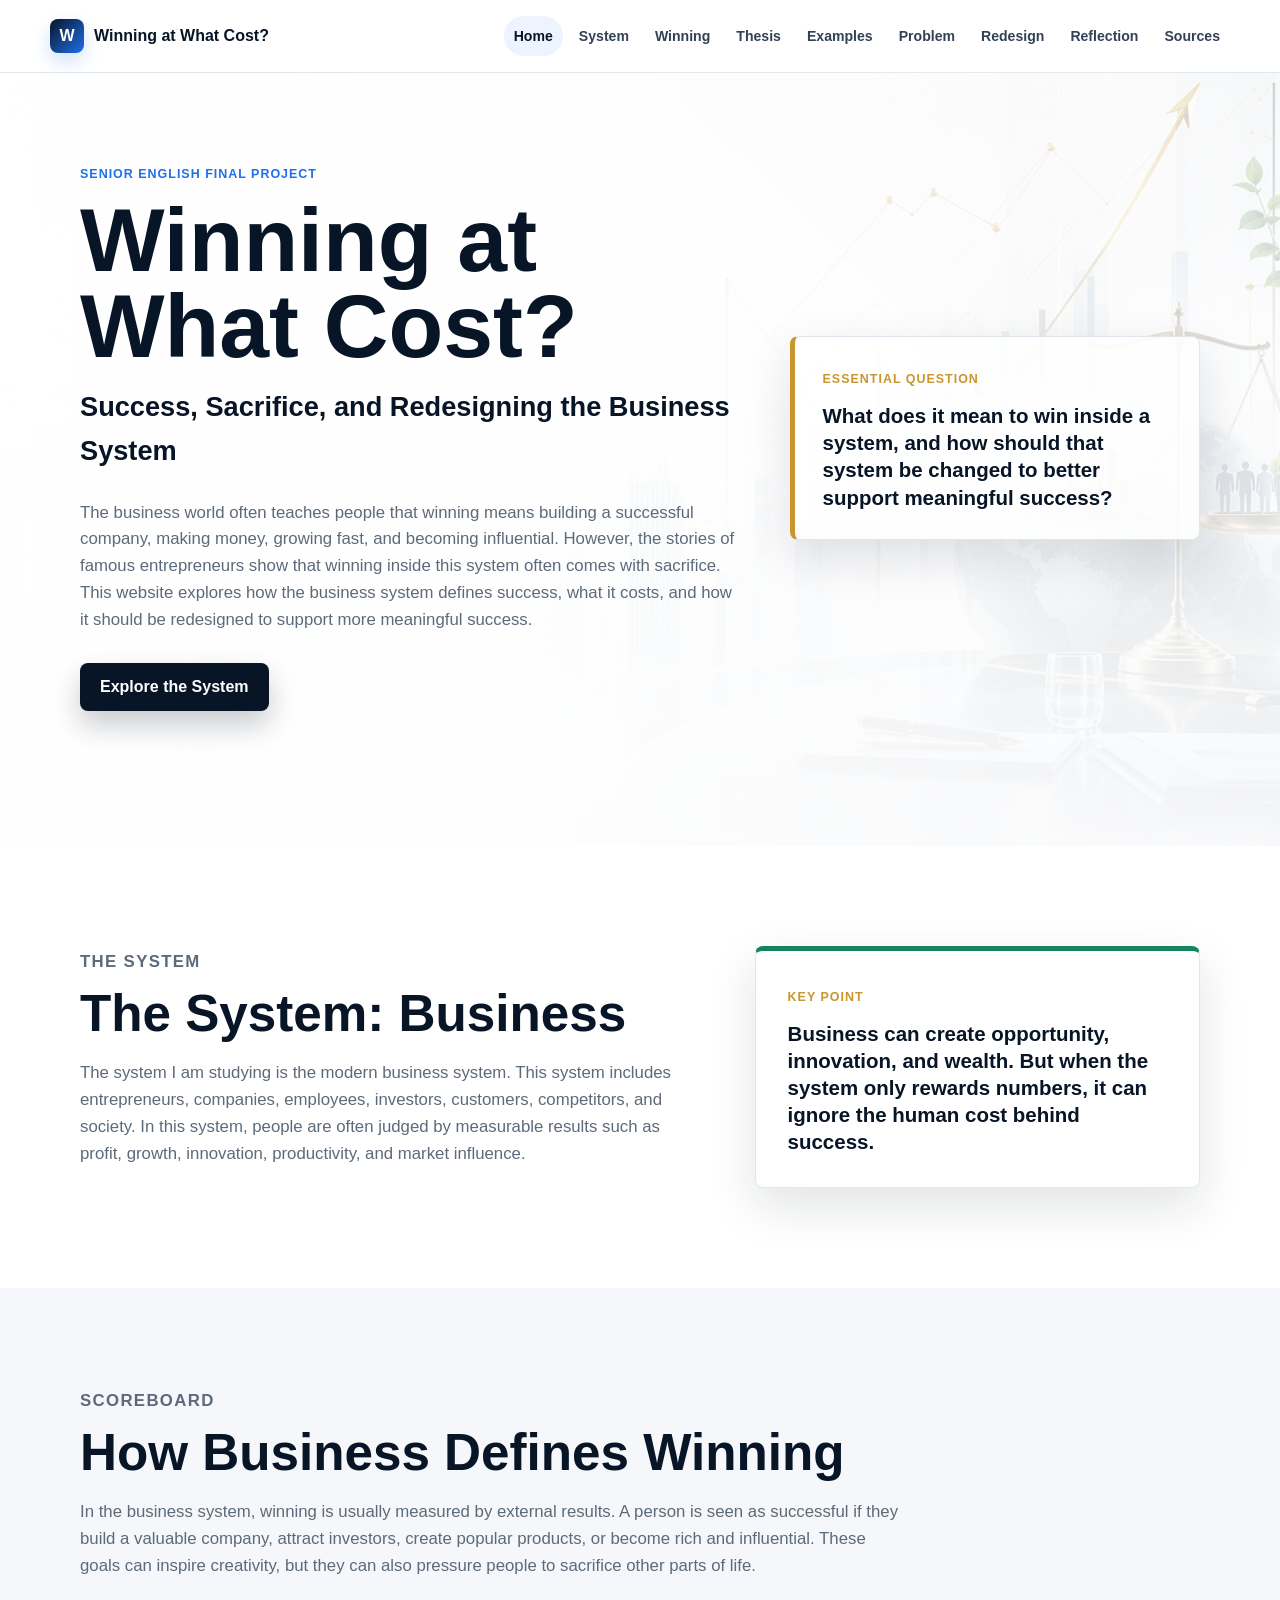
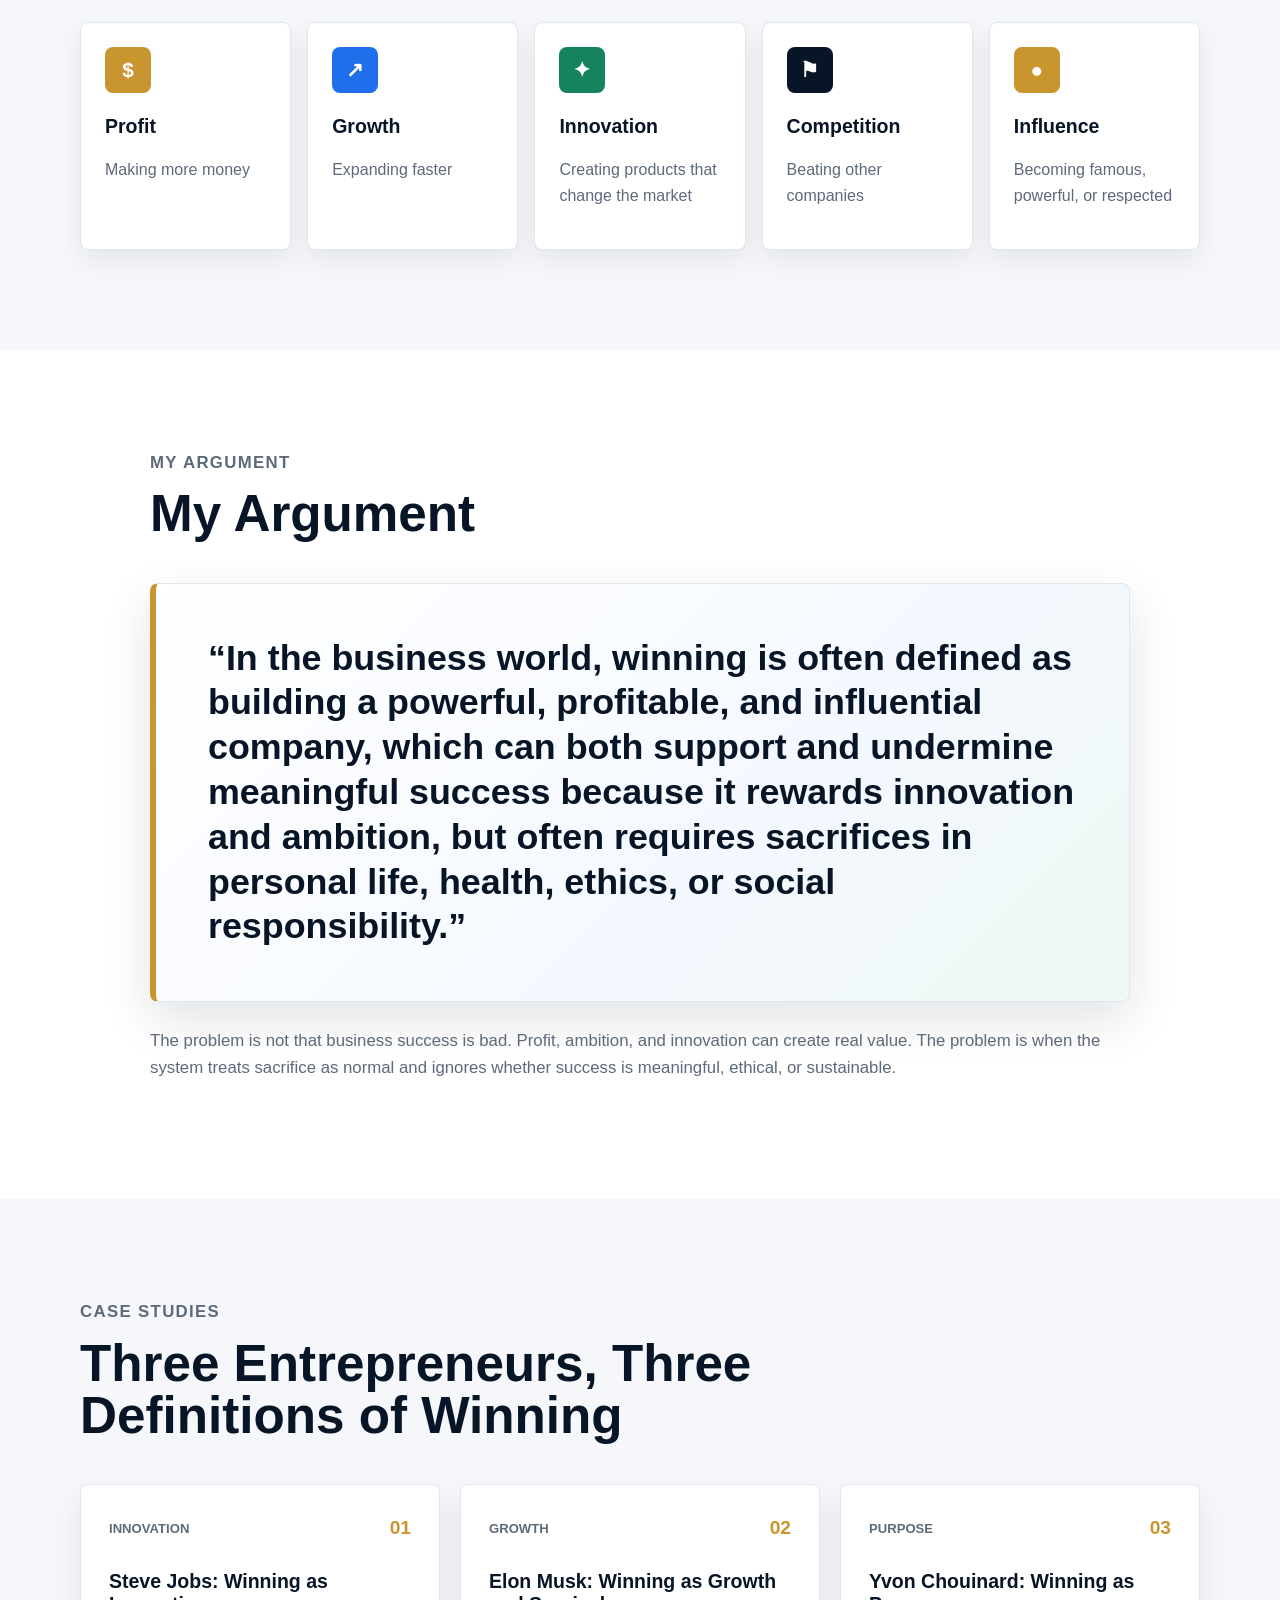
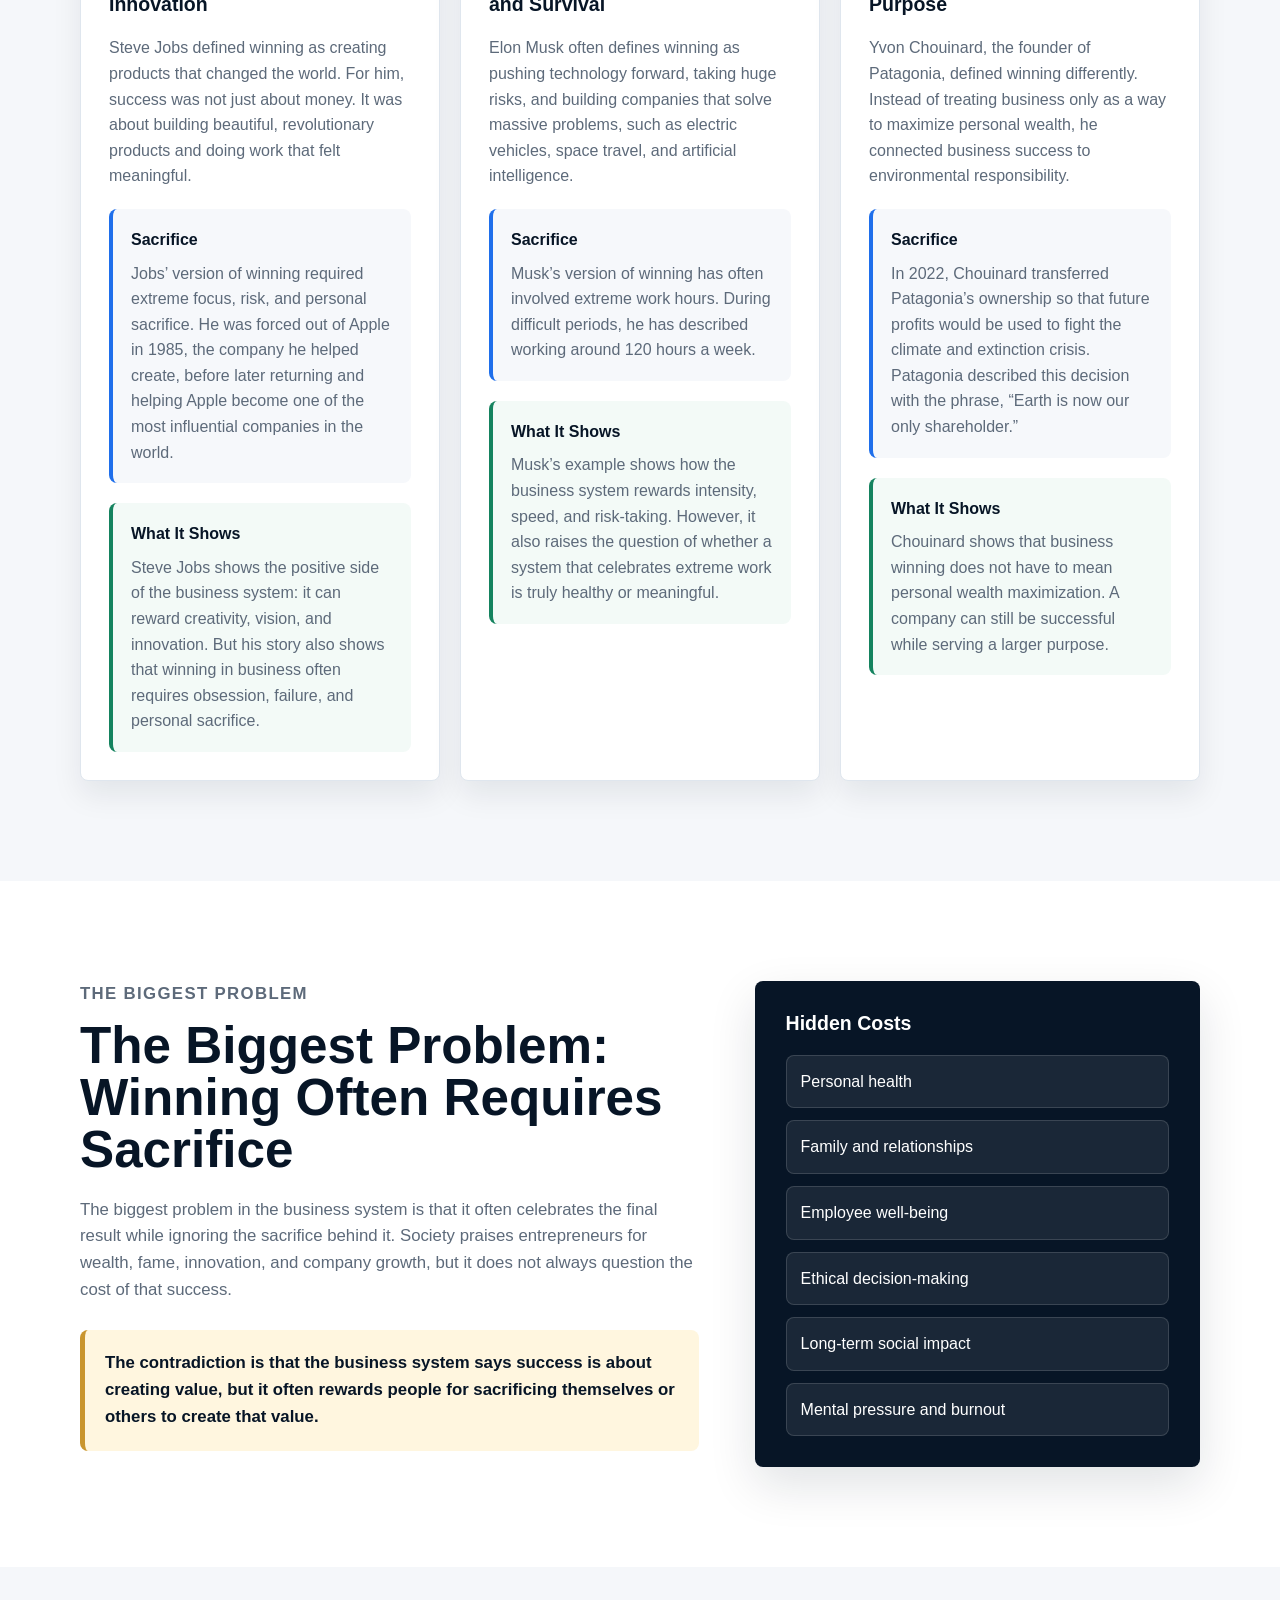
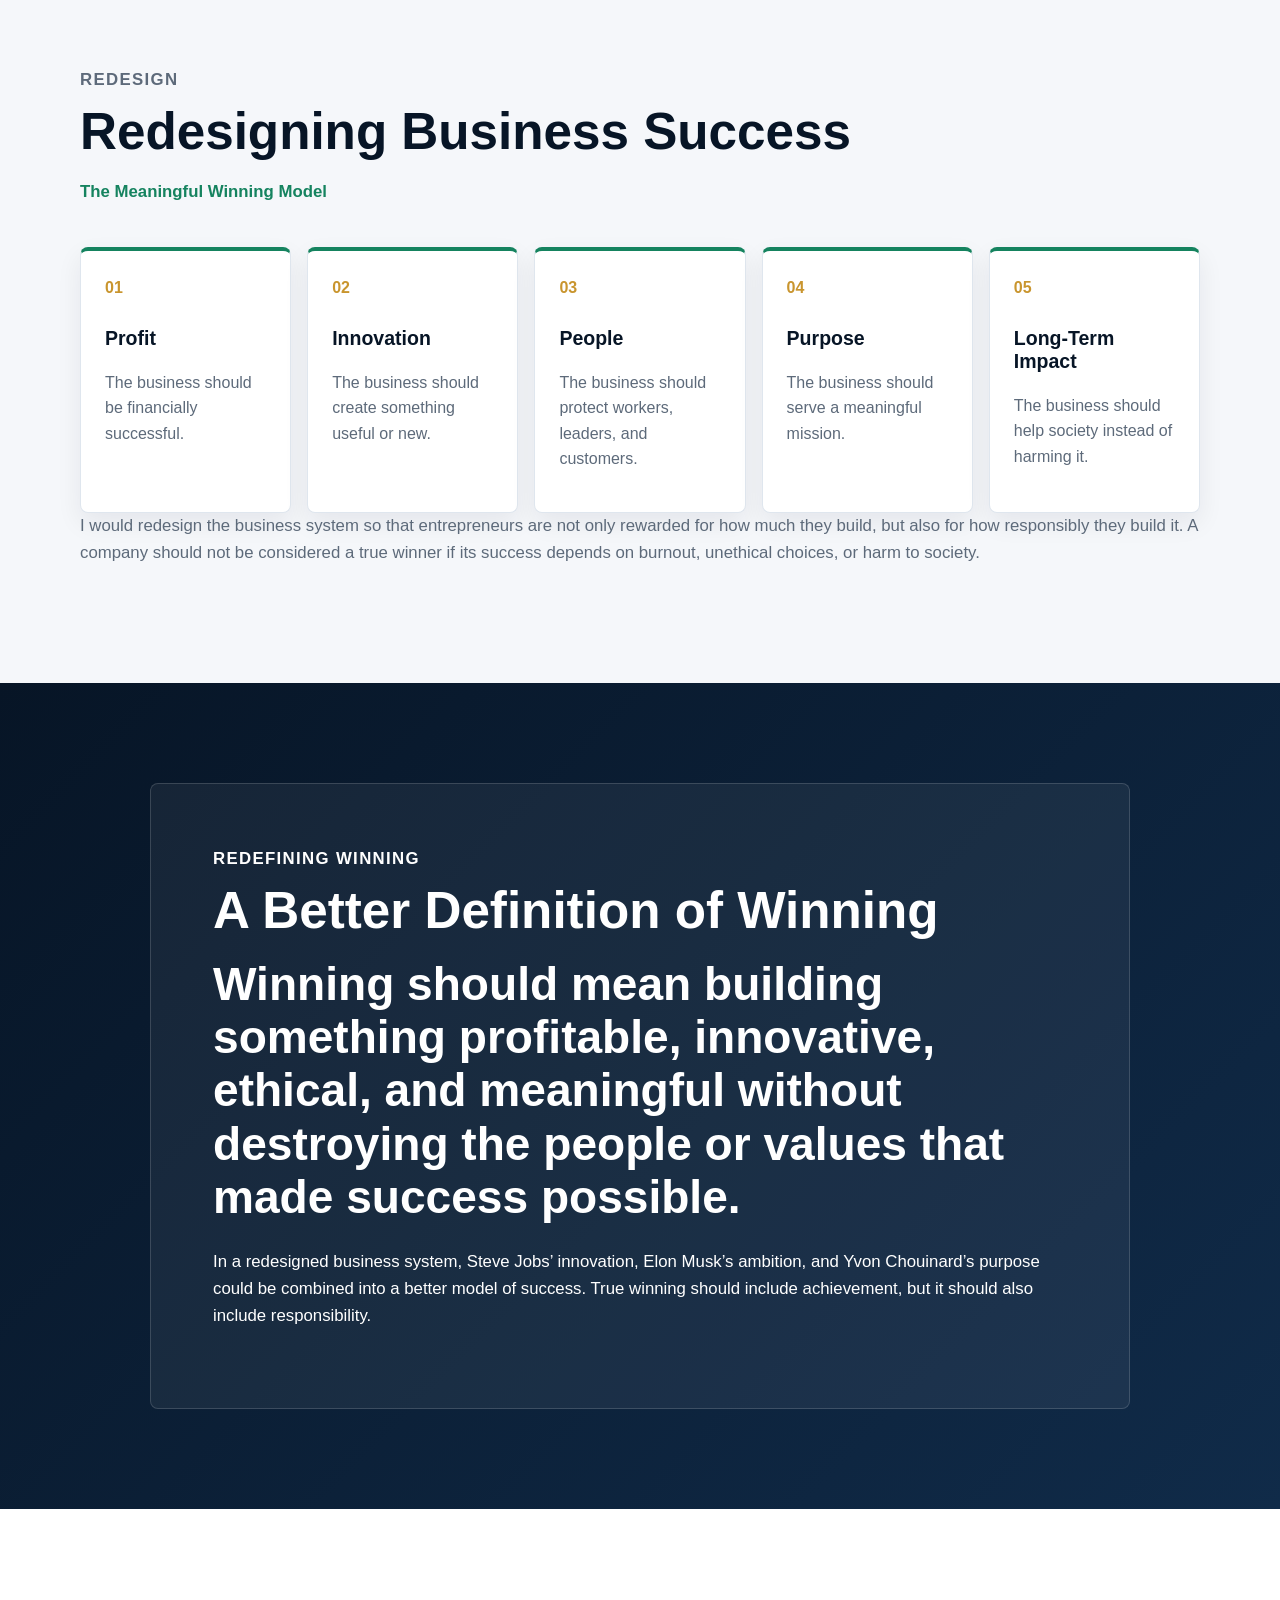
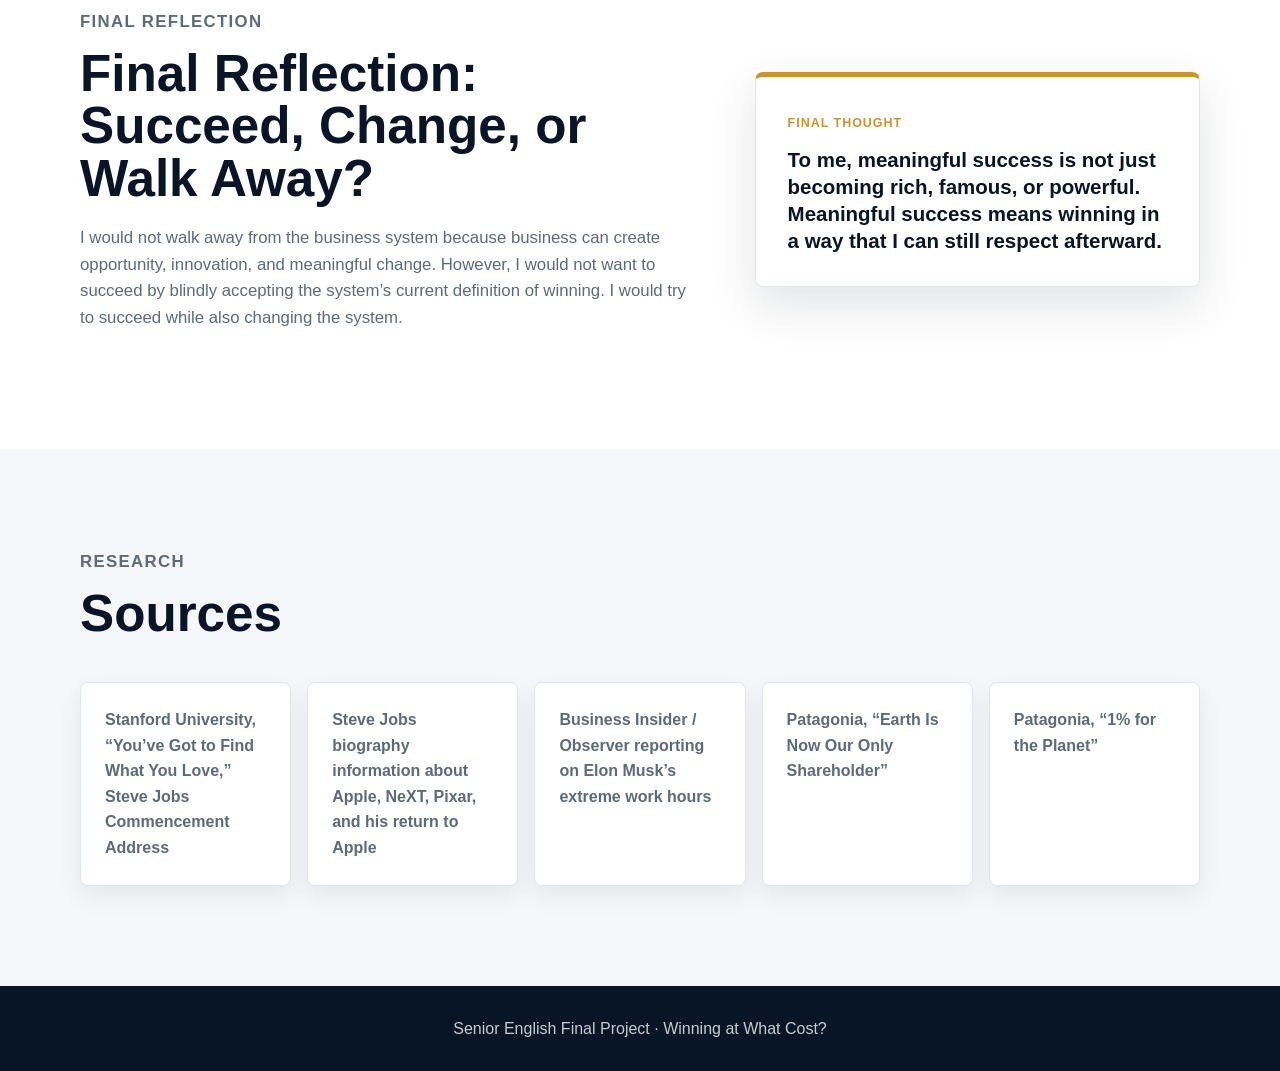
<file: 2026-05-22/create-a-one-page-scrolling-website/index.html>
<!DOCTYPE html>
<html lang="en">
<head>
  <meta charset="UTF-8">
  <meta name="viewport" content="width=device-width, initial-scale=1.0">
  <title>Winning at What Cost?</title>
  <link rel="stylesheet" href="styles.css">
</head>
<body>
  <header class="site-header">
    <nav class="nav">
      <a class="brand" href="#home" aria-label="Winning at What Cost home">
        <span class="brand-mark">W</span>
        <span>Winning at What Cost?</span>
      </a>
      <button class="nav-toggle" aria-label="Toggle navigation" aria-expanded="false">
        <span></span>
        <span></span>
        <span></span>
      </button>
      <div class="nav-links">
        <a href="#home">Home</a>
        <a href="#system">System</a>
        <a href="#winning">Winning</a>
        <a href="#thesis">Thesis</a>
        <a href="#examples">Examples</a>
        <a href="#problem">Problem</a>
        <a href="#redesign">Redesign</a>
        <a href="#reflection">Reflection</a>
        <a href="#sources">Sources</a>
      </div>
    </nav>
  </header>

  <main>
    <section class="hero section" id="home">
      <div class="hero-bg" aria-hidden="true"></div>
      <div class="hero-overlay" aria-hidden="true"></div>
      <div class="section-inner hero-grid">
        <div class="hero-copy reveal">
          <p class="eyebrow">Senior English Final Project</p>
          <h1>Winning at What Cost?</h1>
          <p class="subtitle">Success, Sacrifice, and Redesigning the Business System</p>
          <p class="hero-text">The business world often teaches people that winning means building a successful company, making money, growing fast, and becoming influential. However, the stories of famous entrepreneurs show that winning inside this system often comes with sacrifice. This website explores how the business system defines success, what it costs, and how it should be redesigned to support more meaningful success.</p>
          <a class="button" href="#system">Explore the System</a>
        </div>
        <aside class="hero-panel reveal" aria-label="Essential question">
          <span class="panel-label">Essential Question</span>
          <p>What does it mean to win inside a system, and how should that system be changed to better support meaningful success?</p>
        </aside>
      </div>
    </section>

    <section class="section" id="system">
      <div class="section-inner split">
        <div class="reveal">
          <p class="eyebrow">The System</p>
          <h2>The System: Business</h2>
          <p>The system I am studying is the modern business system. This system includes entrepreneurs, companies, employees, investors, customers, competitors, and society. In this system, people are often judged by measurable results such as profit, growth, innovation, productivity, and market influence.</p>
        </div>
        <div class="quote-box reveal">
          <span>Key Point</span>
          <p>Business can create opportunity, innovation, and wealth. But when the system only rewards numbers, it can ignore the human cost behind success.</p>
        </div>
      </div>
    </section>

    <section class="section soft" id="winning">
      <div class="section-inner">
        <div class="section-heading reveal">
          <p class="eyebrow">Scoreboard</p>
          <h2>How Business Defines Winning</h2>
          <p>In the business system, winning is usually measured by external results. A person is seen as successful if they build a valuable company, attract investors, create popular products, or become rich and influential. These goals can inspire creativity, but they can also pressure people to sacrifice other parts of life.</p>
        </div>
        <div class="metric-grid">
          <article class="metric-card reveal">
            <div class="metric-icon gold">$</div>
            <h3>Profit</h3>
            <p>Making more money</p>
          </article>
          <article class="metric-card reveal">
            <div class="metric-icon blue">↗</div>
            <h3>Growth</h3>
            <p>Expanding faster</p>
          </article>
          <article class="metric-card reveal">
            <div class="metric-icon green">✦</div>
            <h3>Innovation</h3>
            <p>Creating products that change the market</p>
          </article>
          <article class="metric-card reveal">
            <div class="metric-icon navy">⚑</div>
            <h3>Competition</h3>
            <p>Beating other companies</p>
          </article>
          <article class="metric-card reveal">
            <div class="metric-icon gold">●</div>
            <h3>Influence</h3>
            <p>Becoming famous, powerful, or respected</p>
          </article>
        </div>
      </div>
    </section>

    <section class="section" id="thesis">
      <div class="section-inner thesis-wrap">
        <div class="section-heading reveal">
          <p class="eyebrow">My Argument</p>
          <h2>My Argument</h2>
        </div>
        <blockquote class="thesis-box reveal">
          “In the business world, winning is often defined as building a powerful, profitable, and influential company, which can both support and undermine meaningful success because it rewards innovation and ambition, but often requires sacrifices in personal life, health, ethics, or social responsibility.”
        </blockquote>
        <p class="wide-text reveal">The problem is not that business success is bad. Profit, ambition, and innovation can create real value. The problem is when the system treats sacrifice as normal and ignores whether success is meaningful, ethical, or sustainable.</p>
      </div>
    </section>

    <section class="section soft" id="examples">
      <div class="section-inner">
        <div class="section-heading reveal">
          <p class="eyebrow">Case Studies</p>
          <h2>Three Entrepreneurs, Three Definitions of Winning</h2>
        </div>
        <div class="case-grid">
          <article class="case-card jobs reveal">
            <div class="case-topline">
              <span>Innovation</span>
              <strong>01</strong>
            </div>
            <h3>Steve Jobs: Winning as Innovation</h3>
            <p>Steve Jobs defined winning as creating products that changed the world. For him, success was not just about money. It was about building beautiful, revolutionary products and doing work that felt meaningful.</p>
            <div class="case-note">
              <h4>Sacrifice</h4>
              <p>Jobs’ version of winning required extreme focus, risk, and personal sacrifice. He was forced out of Apple in 1985, the company he helped create, before later returning and helping Apple become one of the most influential companies in the world.</p>
            </div>
            <div class="case-note light">
              <h4>What It Shows</h4>
              <p>Steve Jobs shows the positive side of the business system: it can reward creativity, vision, and innovation. But his story also shows that winning in business often requires obsession, failure, and personal sacrifice.</p>
            </div>
          </article>

          <article class="case-card musk reveal">
            <div class="case-topline">
              <span>Growth</span>
              <strong>02</strong>
            </div>
            <h3>Elon Musk: Winning as Growth and Survival</h3>
            <p>Elon Musk often defines winning as pushing technology forward, taking huge risks, and building companies that solve massive problems, such as electric vehicles, space travel, and artificial intelligence.</p>
            <div class="case-note">
              <h4>Sacrifice</h4>
              <p>Musk’s version of winning has often involved extreme work hours. During difficult periods, he has described working around 120 hours a week.</p>
            </div>
            <div class="case-note light">
              <h4>What It Shows</h4>
              <p>Musk’s example shows how the business system rewards intensity, speed, and risk-taking. However, it also raises the question of whether a system that celebrates extreme work is truly healthy or meaningful.</p>
            </div>
          </article>

          <article class="case-card chouinard reveal">
            <div class="case-topline">
              <span>Purpose</span>
              <strong>03</strong>
            </div>
            <h3>Yvon Chouinard: Winning as Purpose</h3>
            <p>Yvon Chouinard, the founder of Patagonia, defined winning differently. Instead of treating business only as a way to maximize personal wealth, he connected business success to environmental responsibility.</p>
            <div class="case-note">
              <h4>Sacrifice</h4>
              <p>In 2022, Chouinard transferred Patagonia’s ownership so that future profits would be used to fight the climate and extinction crisis. Patagonia described this decision with the phrase, “Earth is now our only shareholder.”</p>
            </div>
            <div class="case-note light">
              <h4>What It Shows</h4>
              <p>Chouinard shows that business winning does not have to mean personal wealth maximization. A company can still be successful while serving a larger purpose.</p>
            </div>
          </article>
        </div>
      </div>
    </section>

    <section class="section" id="problem">
      <div class="section-inner split">
        <div class="reveal">
          <p class="eyebrow">The Biggest Problem</p>
          <h2>The Biggest Problem: Winning Often Requires Sacrifice</h2>
          <p>The biggest problem in the business system is that it often celebrates the final result while ignoring the sacrifice behind it. Society praises entrepreneurs for wealth, fame, innovation, and company growth, but it does not always question the cost of that success.</p>
          <p class="highlight-line">The contradiction is that the business system says success is about creating value, but it often rewards people for sacrificing themselves or others to create that value.</p>
        </div>
        <div class="cost-box reveal">
          <h3>Hidden Costs</h3>
          <ul>
            <li>Personal health</li>
            <li>Family and relationships</li>
            <li>Employee well-being</li>
            <li>Ethical decision-making</li>
            <li>Long-term social impact</li>
            <li>Mental pressure and burnout</li>
          </ul>
        </div>
      </div>
    </section>

    <section class="section soft" id="redesign">
      <div class="section-inner">
        <div class="section-heading reveal">
          <p class="eyebrow">Redesign</p>
          <h2>Redesigning Business Success</h2>
          <p class="subtitle-small">The Meaningful Winning Model</p>
        </div>
        <div class="model-grid">
          <article class="model-card reveal">
            <span>01</span>
            <h3>Profit</h3>
            <p>The business should be financially successful.</p>
          </article>
          <article class="model-card reveal">
            <span>02</span>
            <h3>Innovation</h3>
            <p>The business should create something useful or new.</p>
          </article>
          <article class="model-card reveal">
            <span>03</span>
            <h3>People</h3>
            <p>The business should protect workers, leaders, and customers.</p>
          </article>
          <article class="model-card reveal">
            <span>04</span>
            <h3>Purpose</h3>
            <p>The business should serve a meaningful mission.</p>
          </article>
          <article class="model-card reveal">
            <span>05</span>
            <h3>Long-Term Impact</h3>
            <p>The business should help society instead of harming it.</p>
          </article>
        </div>
        <p class="wide-text reveal">I would redesign the business system so that entrepreneurs are not only rewarded for how much they build, but also for how responsibly they build it. A company should not be considered a true winner if its success depends on burnout, unethical choices, or harm to society.</p>
      </div>
    </section>

    <section class="section better" id="redefining">
      <div class="section-inner">
        <div class="redefine-card reveal">
          <p class="eyebrow">Redefining Winning</p>
          <h2>A Better Definition of Winning</h2>
          <p class="big-definition">Winning should mean building something profitable, innovative, ethical, and meaningful without destroying the people or values that made success possible.</p>
          <p>In a redesigned business system, Steve Jobs’ innovation, Elon Musk’s ambition, and Yvon Chouinard’s purpose could be combined into a better model of success. True winning should include achievement, but it should also include responsibility.</p>
        </div>
      </div>
    </section>

    <section class="section" id="reflection">
      <div class="section-inner split">
        <div class="reveal">
          <p class="eyebrow">Final Reflection</p>
          <h2>Final Reflection: Succeed, Change, or Walk Away?</h2>
          <p>I would not walk away from the business system because business can create opportunity, innovation, and meaningful change. However, I would not want to succeed by blindly accepting the system’s current definition of winning. I would try to succeed while also changing the system.</p>
        </div>
        <div class="quote-box final-quote reveal">
          <span>Final Thought</span>
          <p>To me, meaningful success is not just becoming rich, famous, or powerful. Meaningful success means winning in a way that I can still respect afterward.</p>
        </div>
      </div>
    </section>

    <section class="section soft" id="sources">
      <div class="section-inner">
        <div class="section-heading reveal">
          <p class="eyebrow">Research</p>
          <h2>Sources</h2>
        </div>
        <div class="source-grid">
          <article class="source-card reveal">Stanford University, “You’ve Got to Find What You Love,” Steve Jobs Commencement Address</article>
          <article class="source-card reveal">Steve Jobs biography information about Apple, NeXT, Pixar, and his return to Apple</article>
          <article class="source-card reveal">Business Insider / Observer reporting on Elon Musk’s extreme work hours</article>
          <article class="source-card reveal">Patagonia, “Earth Is Now Our Only Shareholder”</article>
          <article class="source-card reveal">Patagonia, “1% for the Planet”</article>
        </div>
      </div>
    </section>
  </main>

  <footer class="footer">
    <p>Senior English Final Project · Winning at What Cost?</p>
  </footer>

  <script src="script.js"></script>
</body>
</html>
</file>
<file: 2026-05-22/create-a-one-page-scrolling-website/styles.css>
:root {
  --navy: #071526;
  --ink: #111827;
  --muted: #5d6a7a;
  --line: #dfe6ee;
  --soft: #f5f7fa;
  --white: #ffffff;
  --gold: #c9952e;
  --blue: #1f6feb;
  --green: #15835f;
  --shadow: 0 18px 48px rgba(7, 21, 38, 0.12);
  --radius: 8px;
}

* {
  box-sizing: border-box;
}

html {
  scroll-behavior: smooth;
  scroll-padding-top: 86px;
}

body {
  margin: 0;
  font-family: "Inter", Arial, sans-serif;
  color: var(--ink);
  background: var(--white);
  line-height: 1.6;
}

body.nav-open {
  overflow: hidden;
}

a {
  color: inherit;
  text-decoration: none;
}

.site-header {
  position: fixed;
  inset: 0 0 auto;
  z-index: 20;
  background: rgba(255, 255, 255, 0.92);
  border-bottom: 1px solid rgba(223, 230, 238, 0.9);
  backdrop-filter: blur(18px);
}

.nav {
  width: min(1180px, calc(100% - 32px));
  height: 72px;
  margin: 0 auto;
  display: flex;
  align-items: center;
  justify-content: space-between;
  gap: 24px;
}

.brand {
  display: inline-flex;
  align-items: center;
  gap: 10px;
  font-weight: 800;
  color: var(--navy);
  white-space: nowrap;
}

.brand-mark {
  width: 34px;
  height: 34px;
  display: grid;
  place-items: center;
  border-radius: 8px;
  color: var(--white);
  background: linear-gradient(135deg, var(--navy), var(--blue));
  box-shadow: 0 8px 18px rgba(31, 111, 235, 0.2);
}

.nav-links {
  display: flex;
  align-items: center;
  gap: 6px;
}

.nav-links a {
  padding: 9px 10px;
  border-radius: 999px;
  color: #334155;
  font-size: 0.88rem;
  font-weight: 700;
  transition: background 180ms ease, color 180ms ease;
}

.nav-links a:hover,
.nav-links a.active {
  color: var(--navy);
  background: #edf4ff;
}

.nav-toggle {
  display: none;
  width: 42px;
  height: 42px;
  border: 1px solid var(--line);
  border-radius: 8px;
  background: var(--white);
  cursor: pointer;
}

.nav-toggle span {
  display: block;
  width: 18px;
  height: 2px;
  margin: 4px auto;
  background: var(--navy);
}

.section {
  padding: 100px 0;
  position: relative;
}

.section-inner {
  width: min(1120px, calc(100% - 36px));
  margin: 0 auto;
}

.hero {
  min-height: 94vh;
  display: flex;
  align-items: center;
  overflow: hidden;
  padding-top: 140px;
  padding-bottom: 110px;
}

.hero-bg,
.hero-overlay {
  position: absolute;
  inset: 0;
}

.hero-bg {
  background: url("assets/hero-business.png") center / cover no-repeat;
  opacity: 0.72;
  transform: scale(1.02);
}

.hero-overlay {
  background:
    linear-gradient(90deg, rgba(255, 255, 255, 0.98) 0%, rgba(255, 255, 255, 0.9) 42%, rgba(255, 255, 255, 0.55) 100%),
    linear-gradient(180deg, rgba(245, 247, 250, 0.1), rgba(245, 247, 250, 0.95));
}

.hero-grid {
  position: relative;
  display: grid;
  grid-template-columns: minmax(0, 1.15fr) minmax(280px, 0.72fr);
  align-items: center;
  gap: 54px;
}

.hero-copy {
  max-width: 760px;
}

.eyebrow {
  margin: 0 0 12px;
  color: var(--blue);
  font-size: 0.78rem;
  font-weight: 800;
  letter-spacing: 0.08em;
  text-transform: uppercase;
}

h1,
h2,
h3,
p {
  margin-top: 0;
}

h1 {
  margin-bottom: 16px;
  color: var(--navy);
  font-size: clamp(3rem, 7vw, 6.75rem);
  line-height: 0.96;
  letter-spacing: 0;
}

h2 {
  margin-bottom: 20px;
  color: var(--navy);
  font-size: clamp(2.1rem, 4vw, 4rem);
  line-height: 1.02;
  letter-spacing: 0;
}

h3 {
  color: var(--navy);
  font-size: 1.22rem;
  line-height: 1.18;
}

.subtitle {
  max-width: 720px;
  color: var(--navy);
  font-size: clamp(1.2rem, 2.4vw, 1.7rem);
  font-weight: 700;
}

.hero-text,
.section-heading p,
.wide-text,
.split p,
.redefine-card p {
  color: var(--muted);
  font-size: 1.05rem;
}

.button {
  display: inline-flex;
  align-items: center;
  justify-content: center;
  min-height: 48px;
  margin-top: 12px;
  padding: 0 20px;
  border-radius: 8px;
  color: var(--white);
  background: var(--navy);
  font-weight: 800;
  box-shadow: 0 14px 28px rgba(7, 21, 38, 0.22);
  transition: transform 180ms ease, box-shadow 180ms ease, background 180ms ease;
}

.button:hover {
  background: #0f2641;
  transform: translateY(-2px);
  box-shadow: 0 20px 36px rgba(7, 21, 38, 0.26);
}

.hero-panel,
.quote-box,
.thesis-box,
.cost-box,
.redefine-card {
  border: 1px solid var(--line);
  border-radius: var(--radius);
  background: rgba(255, 255, 255, 0.86);
  box-shadow: var(--shadow);
}

.hero-panel {
  padding: 28px;
  border-left: 5px solid var(--gold);
}

.panel-label,
.quote-box span {
  display: inline-block;
  margin-bottom: 12px;
  color: var(--gold);
  font-size: 0.78rem;
  font-weight: 800;
  letter-spacing: 0.08em;
  text-transform: uppercase;
}

.hero-panel p,
.quote-box p {
  margin: 0;
  color: var(--navy);
  font-size: 1.28rem;
  font-weight: 800;
  line-height: 1.32;
}

.soft {
  background: var(--soft);
}

.split {
  display: grid;
  grid-template-columns: minmax(0, 1fr) minmax(280px, 0.72fr);
  align-items: center;
  gap: 56px;
}

.quote-box {
  padding: 32px;
  border-top: 5px solid var(--green);
}

.section-heading {
  max-width: 820px;
  margin-bottom: 42px;
}

.metric-grid,
.model-grid,
.source-grid {
  display: grid;
  grid-template-columns: repeat(5, minmax(0, 1fr));
  gap: 16px;
}

.metric-card,
.model-card,
.source-card {
  min-height: 184px;
  padding: 24px;
  border: 1px solid var(--line);
  border-radius: var(--radius);
  background: var(--white);
  box-shadow: 0 10px 26px rgba(7, 21, 38, 0.07);
  transition: transform 180ms ease, box-shadow 180ms ease, border-color 180ms ease;
}

.metric-card:hover,
.model-card:hover,
.source-card:hover {
  transform: translateY(-5px);
  border-color: rgba(31, 111, 235, 0.3);
  box-shadow: var(--shadow);
}

.metric-icon {
  width: 46px;
  height: 46px;
  display: grid;
  place-items: center;
  margin-bottom: 22px;
  border-radius: 8px;
  color: var(--white);
  font-size: 1.3rem;
  font-weight: 900;
}

.metric-icon.gold {
  background: var(--gold);
}

.metric-icon.blue {
  background: var(--blue);
}

.metric-icon.green {
  background: var(--green);
}

.metric-icon.navy {
  background: var(--navy);
}

.metric-card p,
.model-card p,
.source-card {
  color: var(--muted);
}

.thesis-wrap {
  max-width: 980px;
}

.thesis-box {
  margin: 0 0 26px;
  padding: clamp(28px, 5vw, 52px);
  color: var(--navy);
  background: linear-gradient(135deg, #ffffff 0%, #f4f8ff 62%, #eef8f3 100%);
  border-left: 6px solid var(--gold);
  font-size: clamp(1.35rem, 2.8vw, 2.35rem);
  font-weight: 800;
  line-height: 1.25;
}

.case-grid {
  display: grid;
  grid-template-columns: repeat(3, minmax(0, 1fr));
  gap: 20px;
}

.case-card {
  min-height: 100%;
  padding: 28px;
  border: 1px solid var(--line);
  border-radius: var(--radius);
  background: var(--white);
  box-shadow: 0 14px 30px rgba(7, 21, 38, 0.08);
  transition: transform 200ms ease, box-shadow 200ms ease, border-color 200ms ease;
}

.case-card:hover {
  transform: translateY(-8px);
  box-shadow: 0 24px 54px rgba(7, 21, 38, 0.16);
}

.case-card.jobs:hover {
  border-color: rgba(31, 111, 235, 0.42);
}

.case-card.musk:hover {
  border-color: rgba(201, 149, 46, 0.48);
}

.case-card.chouinard:hover {
  border-color: rgba(21, 131, 95, 0.44);
}

.case-topline {
  display: flex;
  justify-content: space-between;
  align-items: center;
  margin-bottom: 26px;
  color: var(--muted);
  font-size: 0.82rem;
  font-weight: 800;
  text-transform: uppercase;
}

.case-topline strong {
  color: var(--gold);
  font-size: 1.2rem;
}

.case-card > p,
.case-note p {
  color: var(--muted);
}

.case-note {
  margin-top: 20px;
  padding: 18px;
  border-radius: var(--radius);
  background: #f6f8fb;
  border-left: 4px solid var(--blue);
}

.case-note.light {
  border-left-color: var(--green);
  background: #f3faf7;
}

.case-note h4 {
  margin: 0 0 8px;
  color: var(--navy);
}

.case-note p {
  margin-bottom: 0;
}

.highlight-line {
  margin-top: 26px;
  padding: 20px;
  color: var(--navy) !important;
  background: #fff6df;
  border-left: 5px solid var(--gold);
  border-radius: var(--radius);
  font-weight: 800;
}

.cost-box {
  padding: 30px;
  background: var(--navy);
  border-color: transparent;
}

.cost-box h3,
.cost-box li {
  color: var(--white);
}

.cost-box ul {
  display: grid;
  gap: 12px;
  margin: 0;
  padding: 0;
  list-style: none;
}

.cost-box li {
  padding: 13px 14px;
  border: 1px solid rgba(255, 255, 255, 0.14);
  border-radius: var(--radius);
  background: rgba(255, 255, 255, 0.08);
}

.subtitle-small {
  color: var(--green) !important;
  font-weight: 800;
}

.model-card {
  border-top: 4px solid var(--green);
}

.model-card span {
  display: inline-block;
  margin-bottom: 26px;
  color: var(--gold);
  font-weight: 900;
}

.better {
  color: var(--white);
  background: linear-gradient(135deg, var(--navy), #102b49);
}

.redefine-card {
  max-width: 980px;
  margin: 0 auto;
  padding: clamp(30px, 6vw, 62px);
  background: rgba(255, 255, 255, 0.06);
  border-color: rgba(255, 255, 255, 0.15);
  box-shadow: none;
}

.redefine-card h2,
.redefine-card p,
.redefine-card .eyebrow {
  color: var(--white);
}

.big-definition {
  margin: 0 0 24px;
  color: var(--white) !important;
  font-size: clamp(1.65rem, 3.6vw, 3rem) !important;
  font-weight: 900;
  line-height: 1.16;
}

.final-quote {
  border-top-color: var(--gold);
}

.source-grid {
  grid-template-columns: repeat(5, minmax(0, 1fr));
}

.source-card {
  min-height: 150px;
  font-weight: 700;
}

.footer {
  padding: 30px 18px;
  text-align: center;
  color: var(--muted);
  background: var(--navy);
}

.footer p {
  margin: 0;
  color: rgba(255, 255, 255, 0.78);
}

.reveal {
  opacity: 0;
  transform: translateY(18px);
  transition: opacity 600ms ease, transform 600ms ease;
}

.reveal.visible {
  opacity: 1;
  transform: translateY(0);
}

@media (max-width: 1020px) {
  .nav-links {
    position: fixed;
    top: 72px;
    right: 16px;
    left: 16px;
    display: none;
    grid-template-columns: repeat(3, 1fr);
    padding: 16px;
    border: 1px solid var(--line);
    border-radius: var(--radius);
    background: var(--white);
    box-shadow: var(--shadow);
  }

  body.nav-open .nav-links {
    display: grid;
  }

  .nav-toggle {
    display: block;
  }

  .hero-grid,
  .split {
    grid-template-columns: 1fr;
  }

  .metric-grid,
  .model-grid,
  .source-grid {
    grid-template-columns: repeat(2, minmax(0, 1fr));
  }

  .case-grid {
    grid-template-columns: 1fr;
  }
}

@media (max-width: 680px) {
  html {
    scroll-padding-top: 74px;
  }

  .nav {
    width: min(100% - 24px, 1180px);
  }

  .brand span:last-child {
    max-width: 190px;
    overflow: hidden;
    text-overflow: ellipsis;
  }

  .nav-links {
    grid-template-columns: 1fr 1fr;
  }

  .section {
    padding: 76px 0;
  }

  .hero {
    min-height: auto;
    padding-top: 118px;
  }

  .hero-bg {
    background-position: 62% center;
  }

  .hero-overlay {
    background: linear-gradient(180deg, rgba(255, 255, 255, 0.96), rgba(255, 255, 255, 0.9));
  }

  .hero-panel,
  .quote-box,
  .cost-box,
  .case-card,
  .metric-card,
  .model-card {
    padding: 22px;
  }

  .metric-grid,
  .model-grid,
  .source-grid {
    grid-template-columns: 1fr;
  }

  .metric-card,
  .model-card,
  .source-card {
    min-height: auto;
  }
}
</file>
